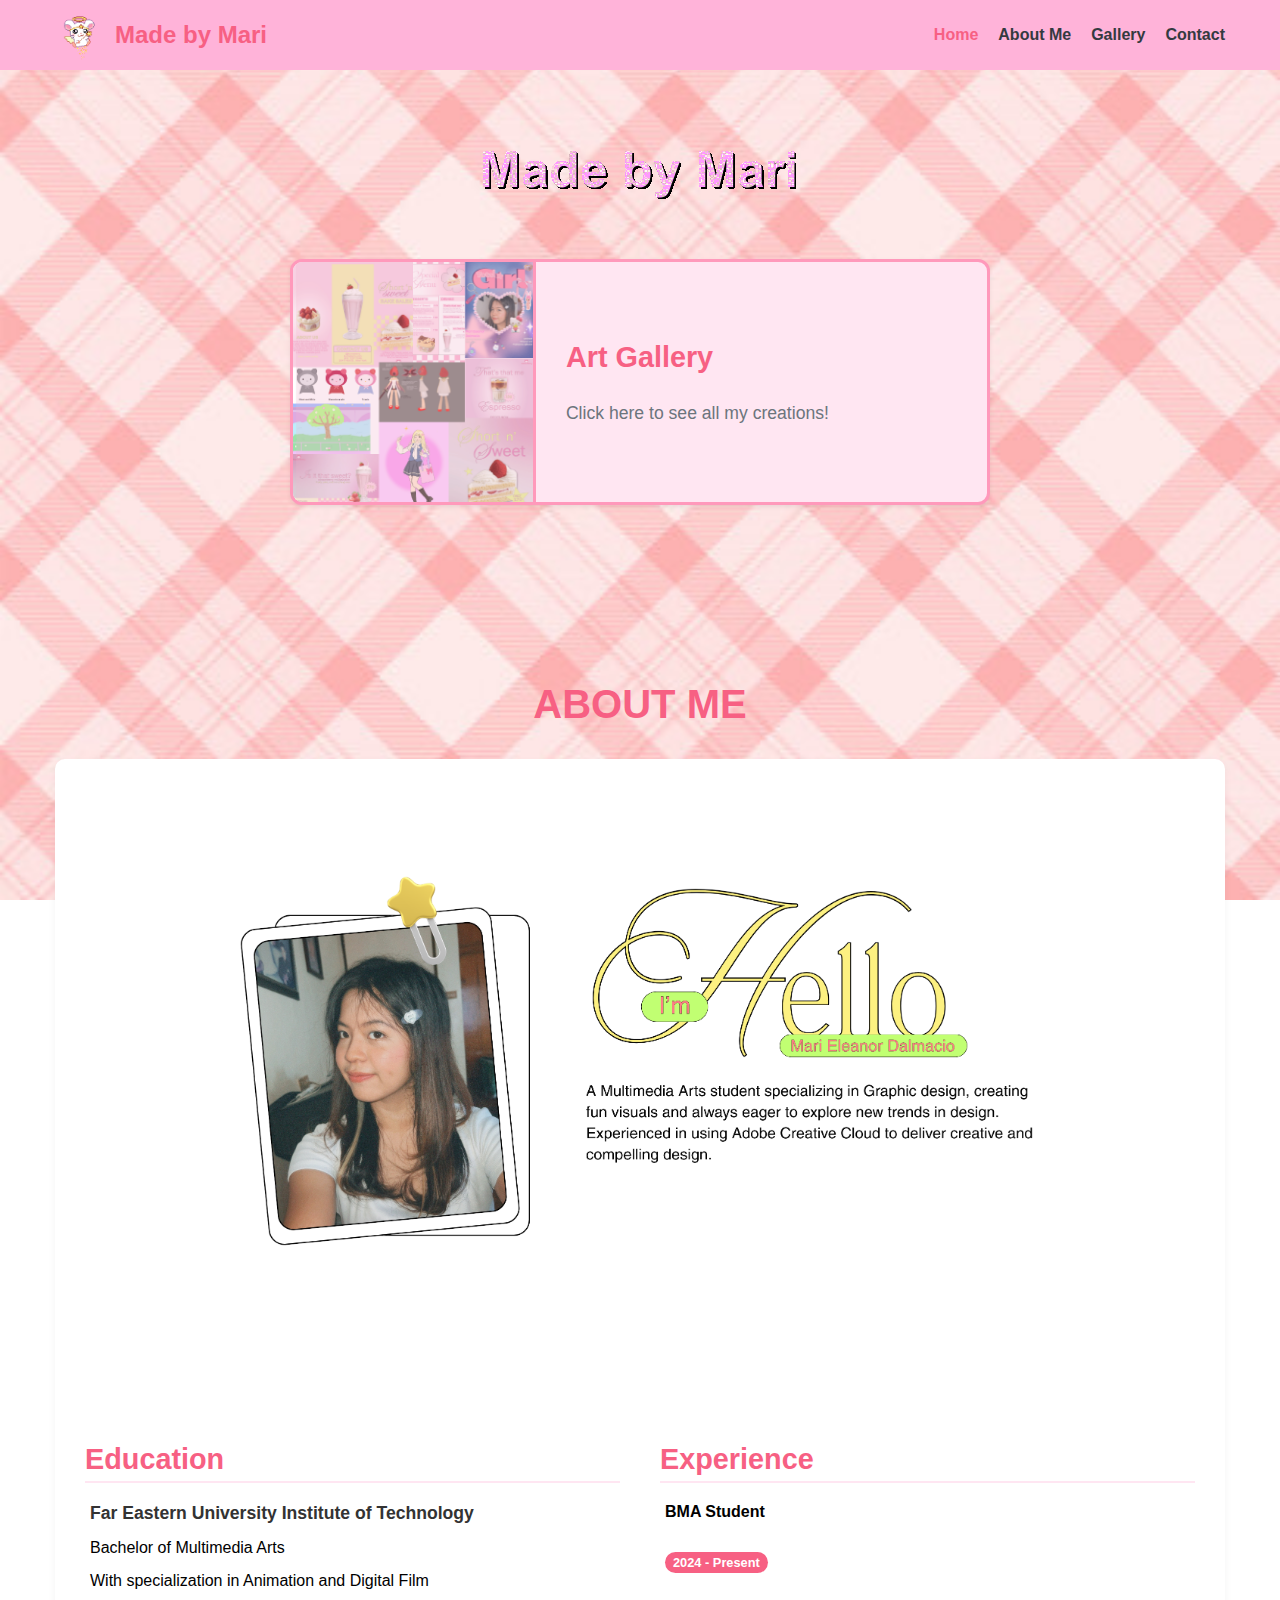
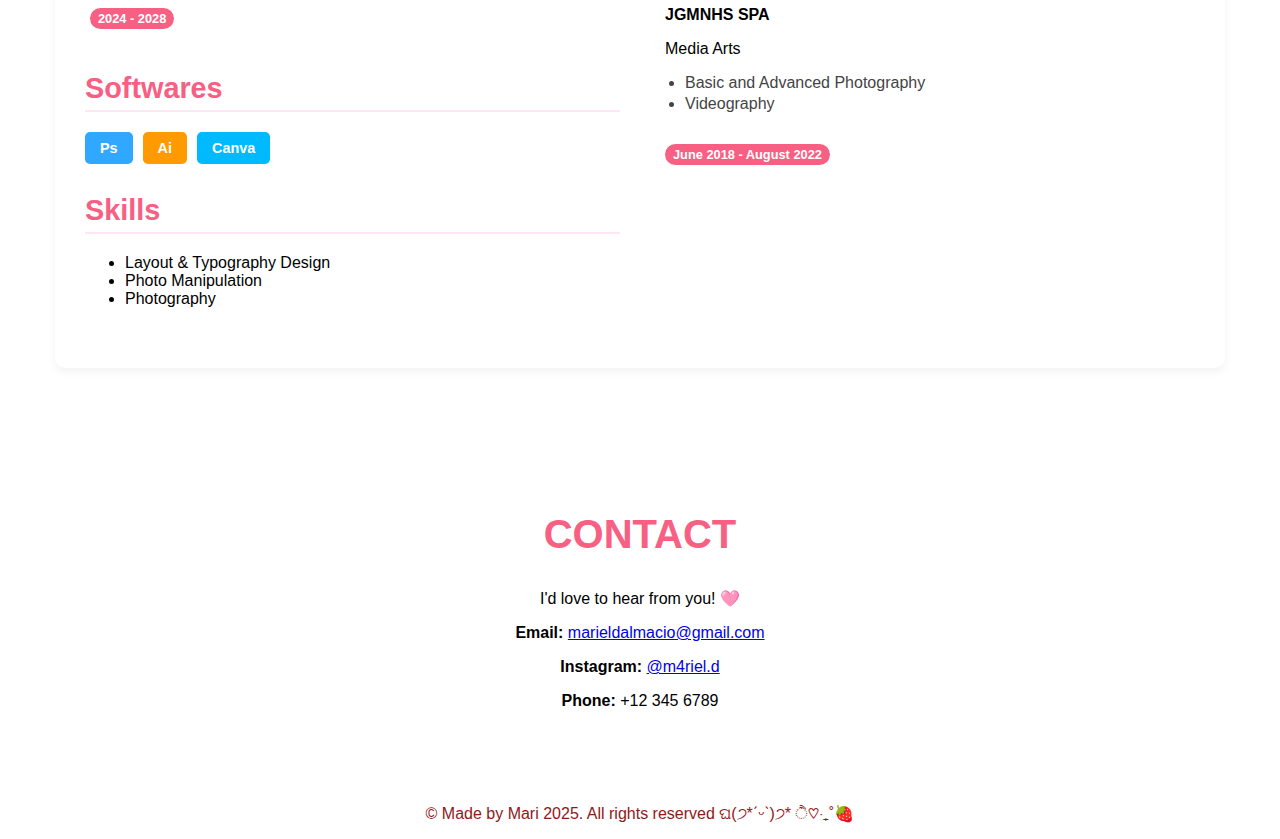
<file: index.html>
<!DOCTYPE html>
<html lang="en">
<head>
    <meta charset="UTF-8">
    <meta name="viewport" content="width=device-width, initial-scale=1.0">
    <title>Made by Mari</title>
    
    <link rel="stylesheet" href="styles.css"> 
</head>
<body>

    <header>
        <nav class="header-nav">
            <div class="nav-container">
                <a class="nav-brand" href="#">
                    <img src="ham.gif" width="50" height="50" alt="brand logo" class="brand-logo">
                    <h1 class="title">Made by Mari</h1>
                </a>
               
                <button class="menu-toggle" aria-controls="navbarNav" aria-expanded="false" aria-label="Toggle navigation">
                    <span class="menu-icon"></span>
                </button>
               
                <div class="nav-links" id="navbarNav">
                    <ul class="nav-list">
                        <li class="nav-item"><a class="nav-link active" aria-current="page" href="index.html">Home</a></li>
                        <li class="nav-item"><a class="nav-link" href="#about-me"> About Me</a></li>
                        <li class="nav-item"><a class="nav-link" href="gallery.html"> Gallery</a></li>
                        <li class="nav-item"><a class="nav-link" href="#contact"> Contact</a></li>
                    </ul>
                </div>
            </div>
        </nav>
    </header>

    <main class="main-content container">
        <h2 class="section-title"><img src="text.gif" class="center"></a></h2>
        
        <a href="gallery.html" class="gallery-preview-link">
            <div class="preview-content shadow-sm">
                <img src="preview image.png" alt="Artwork Preview" class="preview-image">
                <div class="preview-text">
                    <h3>Art Gallery</h3>
                    <p>Click here to see all my creations!</p>
                </div>
            </div>
        </a>
        </main>

    <section id="about-me" class="main-content container gallery-container">
    <h2 class="section-title">ABOUT ME</h2>

    <div class="about-content-wrapper"> 
        
        <div class="about-image-column">
            <img src="mari.png" alt="A picture of Mari" class="profile-image">
        </div>

        <div class="resume-wrapper">
            
            <div class="resume-column">
                <div class="resume-section">
                    <h3 class="section-header">Education</h3>
                    <div class="entry">
                        <p class="school"><strong>Far Eastern University Institute of Technology</strong></p>
                        <p class="program">Bachelor of Multimedia Arts</p>
                        <p class="detail">With specialization in Animation and Digital Film</p>
                        <p class="dates">2024 - 2028</p>
                    </div>
                </div>
                
                <div class="resume-section software-section">
                    <h3 class="section-header">Softwares</h3>
                    <div class="software-tags">
                        <span class="software-tag">Ps</span>
                        <span class="software-tag">Ai</span>
                        <span class="software-tag">Canva</span>
                    </div>
                </div>

                <div class="resume-section">
                    <h3 class="section-header">Skills</h3>
                                            <ul>
                            <li>Layout & Typography Design</li>
                            <li>Photo Manipulation</li>
                            <li>Photography</li>
                        </ul>
                    </div>
            </div>

            <div class="resume-column">
                <div class="resume-section">
                    <h3 class="section-header">Experience</h3>
                    
                    <div class="entry">
                        <p class="organization"><strong>BMA Student</strong></p>
                        <p class="dates">2024 - Present</p>
                    </div>
                    
                    <div class="entry">
                        <p class="organization"><strong>JGMNHS SPA</strong></p>
                        <p class="role">Media Arts</p>
                        <ul>
                            <li>Basic and Advanced Photography</li>
                            <li>Videography</li>
                        </ul>
                        <p class="dates date-range">June 2018 - August 2022</p>
                    </div>

</section>
        
    </section>
 <section id="contact" class="main-content container gallery-container">
    <section id="contact" class="main-content container gallery-container">
        <h2 class="section-title">CONTACT</h2>
        <div class="contact-info" style="text-align: center; padding-bottom: 30px;">
            <p>I'd love to hear from you! 🩷</p>
            <p><strong>Email:</strong> <a href="mailto:marieldalmacio@gmail.com">marieldalmacio@gmail.com</a></p>
            <p><strong>Instagram:</strong> <a href="https://www.instagram.com/m4riel.d" target="_blank">@m4riel.d</a></p>
            <p><strong>Phone:</strong> +12 345 6789</p>
        </div>

    </section>

    <footer class="site-footer">
        <div class="container">
            <p>&copy; Made by Mari 2025. All rights reserved ଘ(੭*ˊᵕˋ)੭* ੈ♡‧₊˚🍓</p>
        </div>
    </footer>
    
    <script>
        // NAVIGATION TOGGLE FUNCTIONALITY (BURGER MENU)
        const menuToggle = document.querySelector('.menu-toggle');
        const navLinks = document.querySelector('.nav-links');

        menuToggle.addEventListener('click', () => {
            navLinks.classList.toggle('show');
        });
    </script>
    
</body>
</html>
</file>
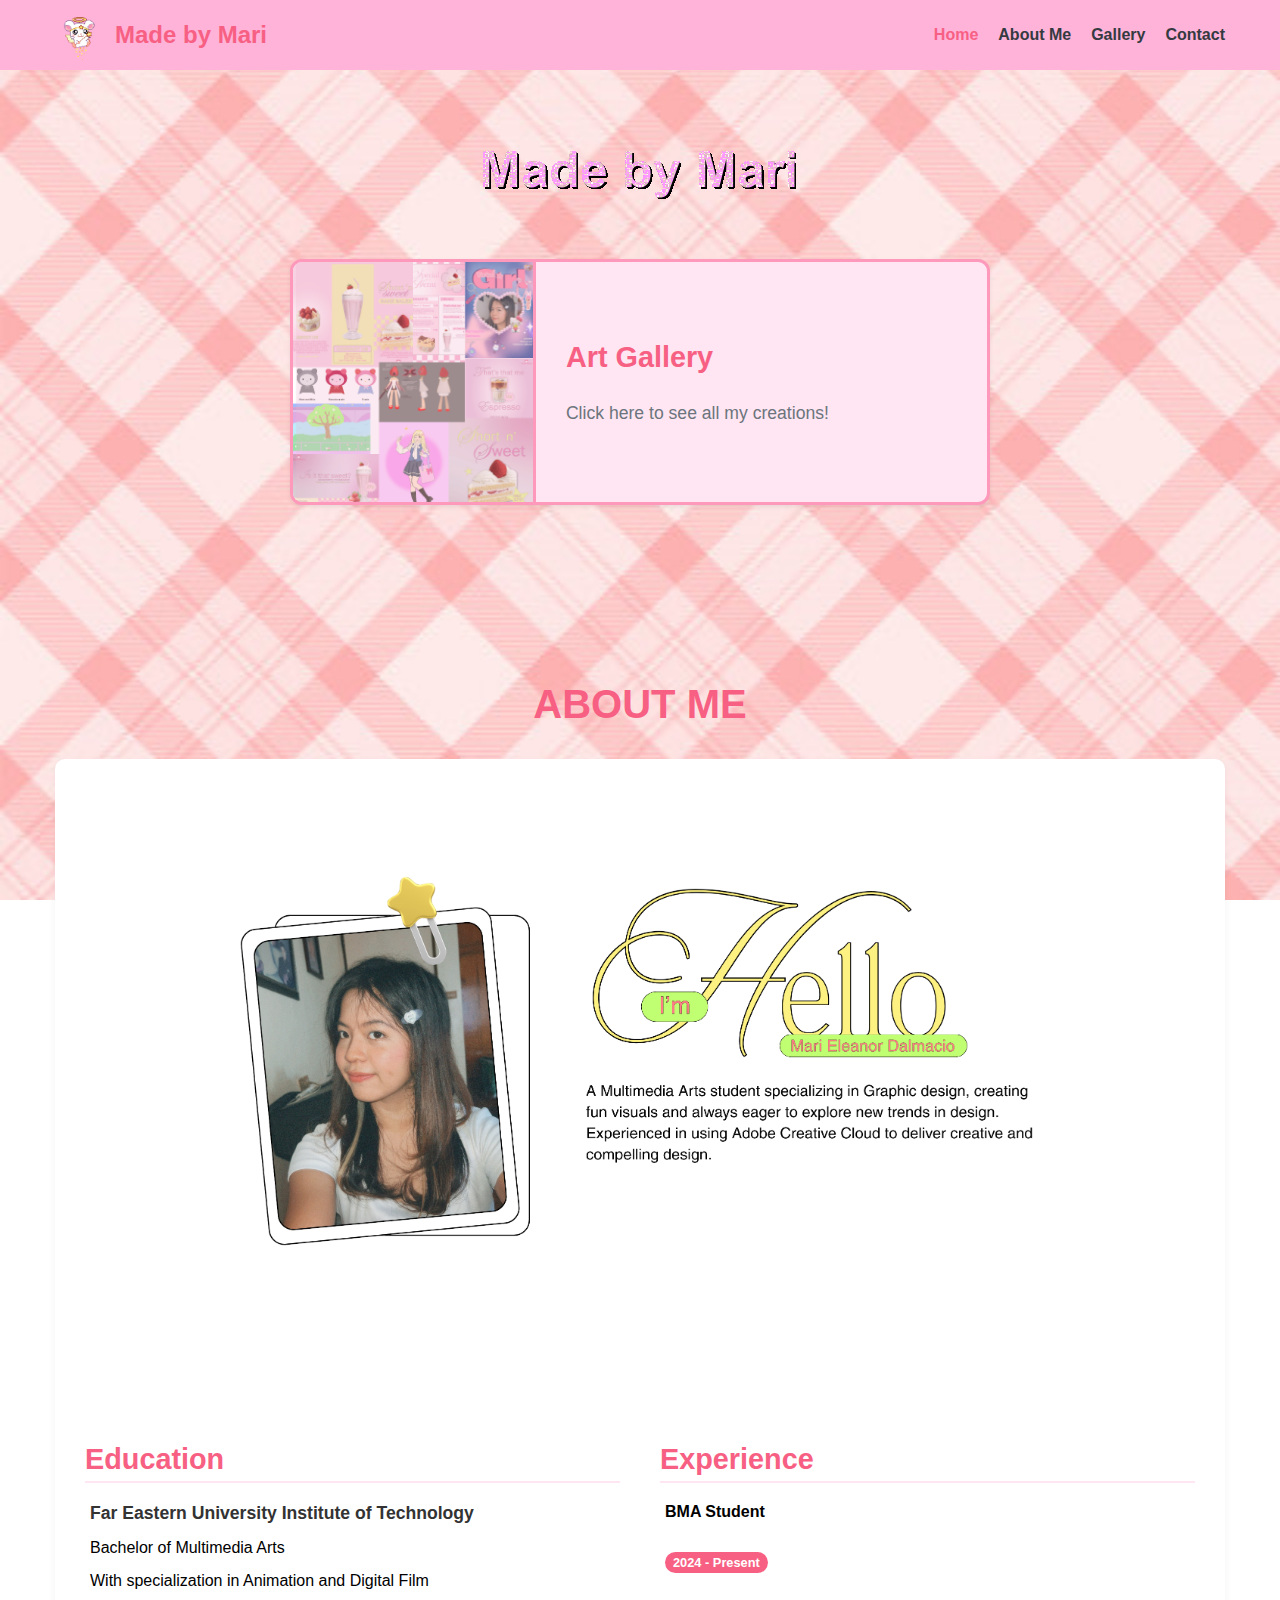
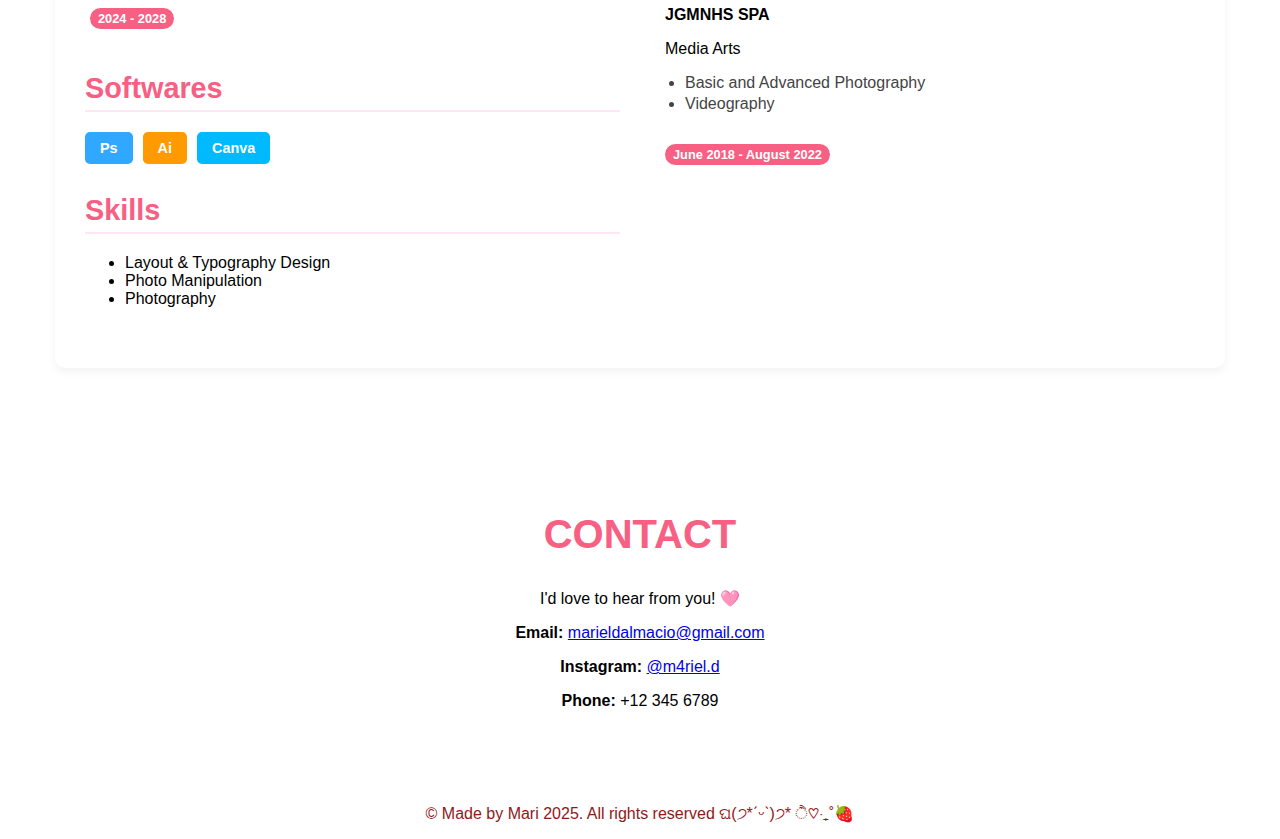
<file: made by mari/Index.html>
<!DOCTYPE html>
<html lang="en">
<head>
    <meta charset="UTF-8">
    <meta name="viewport" content="width=device-width, initial-scale=1.0">
    <title>Made by Mari</title>
    
    <link rel="stylesheet" href="styles.css"> 
</head>
<body>

    <header>
        <nav class="header-nav">
            <div class="nav-container">
                <a class="nav-brand" href="#">
                    <img src="ham.gif" width="50" height="50" alt="brand logo" class="brand-logo">
                    <h1 class="title">Made by Mari</h1>
                </a>
               
                <button class="menu-toggle" aria-controls="navbarNav" aria-expanded="false" aria-label="Toggle navigation">
                    <span class="menu-icon"></span>
                </button>
               
                <div class="nav-links" id="navbarNav">
                    <ul class="nav-list">
                        <li class="nav-item"><a class="nav-link active" aria-current="page" href="index.html">Home</a></li>
                        <li class="nav-item"><a class="nav-link" href="#about-me"> About Me</a></li>
                        <li class="nav-item"><a class="nav-link" href="gallery.html"> Gallery</a></li>
                        <li class="nav-item"><a class="nav-link" href="#contact"> Contact</a></li>
                    </ul>
                </div>
            </div>
        </nav>
    </header>

    <main class="main-content container">
        <h2 class="section-title"><img src="text.gif" class="center"></a></h2>
        
        <a href="gallery.html" class="gallery-preview-link">
            <div class="preview-content shadow-sm">
                <img src="preview image.png" alt="Artwork Preview" class="preview-image">
                <div class="preview-text">
                    <h3>Art Gallery</h3>
                    <p>Click here to see all my creations!</p>
                </div>
            </div>
        </a>
        </main>

    <section id="about-me" class="main-content container gallery-container">
    <h2 class="section-title">ABOUT ME</h2>

    <div class="about-content-wrapper"> 
        
        <div class="about-image-column">
            <img src="mari.png" alt="A picture of Mari" class="profile-image">
        </div>

        <div class="resume-wrapper">
            
            <div class="resume-column">
                <div class="resume-section">
                    <h3 class="section-header">Education</h3>
                    <div class="entry">
                        <p class="school"><strong>Far Eastern University Institute of Technology</strong></p>
                        <p class="program">Bachelor of Multimedia Arts</p>
                        <p class="detail">With specialization in Animation and Digital Film</p>
                        <p class="dates">2024 - 2028</p>
                    </div>
                </div>
                
                <div class="resume-section software-section">
                    <h3 class="section-header">Softwares</h3>
                    <div class="software-tags">
                        <span class="software-tag">Ps</span>
                        <span class="software-tag">Ai</span>
                        <span class="software-tag">Canva</span>
                    </div>
                </div>

                <div class="resume-section">
                    <h3 class="section-header">Skills</h3>
                                            <ul>
                            <li>Layout & Typography Design</li>
                            <li>Photo Manipulation</li>
                            <li>Photography</li>
                        </ul>
                    </div>
            </div>

            <div class="resume-column">
                <div class="resume-section">
                    <h3 class="section-header">Experience</h3>
                    
                    <div class="entry">
                        <p class="organization"><strong>BMA Student</strong></p>
                        <p class="dates">2024 - Present</p>
                    </div>
                    
                    <div class="entry">
                        <p class="organization"><strong>JGMNHS SPA</strong></p>
                        <p class="role">Media Arts</p>
                        <ul>
                            <li>Basic and Advanced Photography</li>
                            <li>Videography</li>
                        </ul>
                        <p class="dates date-range">June 2018 - August 2022</p>
                    </div>

</section>
        
    </section>
 <section id="contact" class="main-content container gallery-container">
    <section id="contact" class="main-content container gallery-container">
        <h2 class="section-title">CONTACT</h2>
        <div class="contact-info" style="text-align: center; padding-bottom: 30px;">
            <p>I'd love to hear from you! 🩷</p>
            <p><strong>Email:</strong> <a href="mailto:marieldalmacio@gmail.com">marieldalmacio@gmail.com</a></p>
            <p><strong>Instagram:</strong> <a href="https://www.instagram.com/m4riel.d" target="_blank">@m4riel.d</a></p>
            <p><strong>Phone:</strong> +12 345 6789</p>
        </div>

    </section>

    <footer class="site-footer">
        <div class="container">
            <p>&copy; Made by Mari 2025. All rights reserved ଘ(੭*ˊᵕˋ)੭* ੈ♡‧₊˚🍓</p>
        </div>
    </footer>
    
    <script>
        // NAVIGATION TOGGLE FUNCTIONALITY (BURGER MENU)
        const menuToggle = document.querySelector('.menu-toggle');
        const navLinks = document.querySelector('.nav-links');

        menuToggle.addEventListener('click', () => {
            navLinks.classList.toggle('show');
        });
    </script>
    
</body>
</html>
</file>
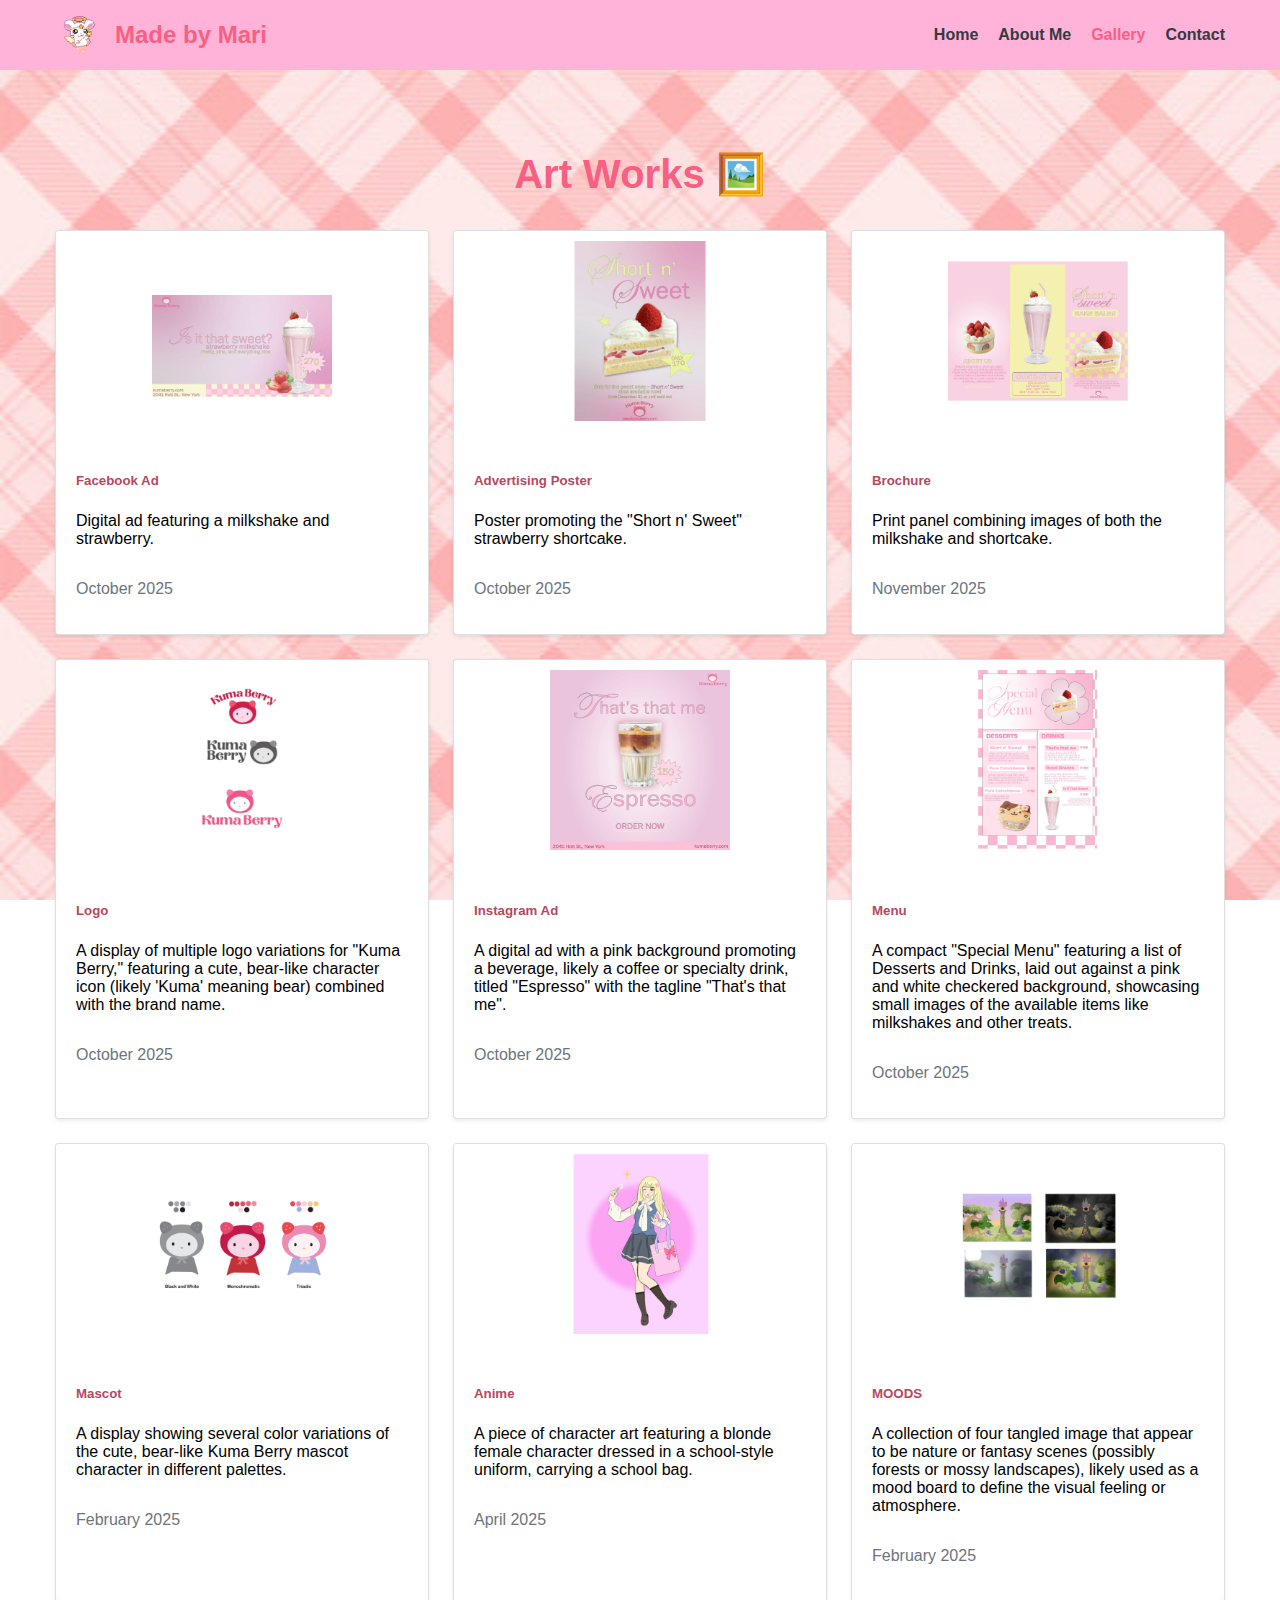
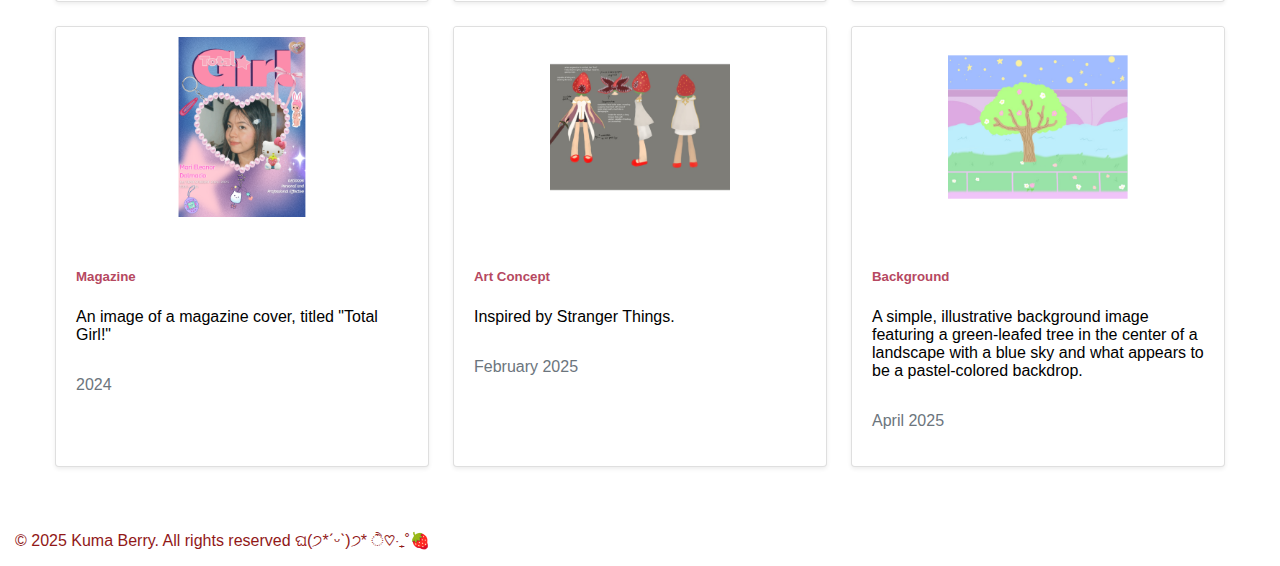
<file: gallery.html>
<!DOCTYPE html>
<html lang="en">
<head>
    <meta charset="UTF-8">
    <meta name="viewport" content="width=device-width, initial-scale=1.0">
    <title>Gallery | Made by Mari</title>
    
    <link rel="stylesheet" href="styles.css"> 
</head>
<body>

    <header>
        <nav class="header-nav">
            <div class="nav-container">
                <a class="nav-brand" href="index.html">
                    <img src="ham.gif" width="50" height="50" alt="brand logo" class="brand-logo">
                    <h1 class="title">Made by Mari</h1>
                </a>
               
                <button class="menu-toggle" aria-controls="navbarNav" aria-expanded="false" aria-label="Toggle navigation">
                    <span class="menu-icon"></span>
                </button>
               
                <div class="nav-links" id="navbarNav">
                    <ul class="nav-list">
                        <li class="nav-item"><a class="nav-link" href="index.html">Home</a></li>
                        <li class="nav-item"><a class="nav-link" href="#about-me"> About Me</a></li>
                        <li class="nav-item"><a class="nav-link active" href="gallery.html"> Gallery</a></li>
                        <li class="nav-item"><a class="nav-link" href="#"> Contact</a></li>
                    </ul>
                </div>
            </div>
        </nav>
    </header>

    <main class="main-content container">
        
        <h2 class="section-title"> Art Works 🖼️</h2>
        
        <div class="item-grid">
            
            <div class="grid-col">
                <div class="card shadow-sm">
                    <img src="pubmat1.png" class="card-img-top" alt="FB Ad">
                    <div class="card-body">
                        <h5 class="card-title">Facebook Ad</h5>
                        <p class="card-text">Digital ad featuring a milkshake and strawberry.</p>
                        <p class="card-text text-muted">October 2025 </p>
                    </div>
                </div>
            </div>
            
            <div class="grid-col">
                <div class="card shadow-sm">
                    <img src="pubmat2.png" class="card-img-top" alt="Poster">
                    <div class="card-body">
                        <h5 class="card-title">Advertising Poster</h5>
                        <p class="card-text">Poster promoting the "Short n' Sweet" strawberry shortcake.</p>
                        <p class="card-text text-muted">October 2025 </p>
                    </div>
                </div>
            </div>
            
            <div class="grid-col">
                <div class="card shadow-sm">
                    <img src="brochure.png" class="card-img-top" alt="Brochure">
                    <div class="card-body">
                        <h5 class="card-title">Brochure</h5>
                        <p class="card-text">Print panel combining images of both the milkshake and shortcake.</p>
                        <p class="card-text text-muted">November 2025 </p>
                    </div>
                </div>
            </div>
            <div class="grid-col">
                <div class="card shadow-sm">
                    <img src="logo.png" class="card-img-top" alt="Logo">
                    <div class="card-body">
                        <h5 class="card-title">Logo</h5>
                        <p class="card-text">A display of multiple logo variations for "Kuma Berry," featuring a cute, bear-like character icon (likely 'Kuma' meaning bear) combined with the brand name.</p>
                        <p class="card-text text-muted">October 2025 </p>
                    </div>
                </div>
            </div>
            <div class="grid-col">
                <div class="card shadow-sm">
                    <img src="EPUBMAT.png" class="card-img-top" alt="IG AD">
                    <div class="card-body">
                        <h5 class="card-title">Instagram Ad</h5>
                        <p class="card-text">A digital ad with a pink background promoting a beverage, likely a coffee or specialty drink, titled "Espresso" with the tagline "That's that me".</p>
                        <p class="card-text text-muted">October 2025 </p>
                    </div>
                </div>
            </div>
            <div class="grid-col">
                <div class="card shadow-sm">
                    <img src="menu.png" class="card-img-top" alt="Menu">
                    <div class="card-body">
                        <h5 class="card-title">Menu</h5>
                        <p class="card-text">A compact "Special Menu" featuring a list of Desserts and Drinks, laid out against a pink and white checkered background, showcasing small images of the available items like milkshakes and other treats.</p>
                        <p class="card-text text-muted">October 2025 </p>
                    </div>
                </div>
            </div>

<div class="grid-col">
                <div class="card shadow-sm">
                    <img src="strawberry mascot.png" class="card-img-top" alt="Mascot">
                    <div class="card-body">
                        <h5 class="card-title">Mascot</h5>
                        <p class="card-text">A display showing several color variations of the cute, bear-like Kuma Berry mascot character in different palettes.</p>
                        <p class="card-text text-muted">February 2025 </p>
                    </div>
                </div>
            </div>

<div class="grid-col">
                <div class="card shadow-sm">
                    <img src="anime.png" class="card-img-top" alt="Anime">
                    <div class="card-body">
                        <h5 class="card-title">Anime</h5>
                        <p class="card-text">A piece of character art featuring a blonde female character dressed in a school-style uniform, carrying a school bag.</p>
                        <p class="card-text text-muted">April 2025 </p>
                    </div>
                </div>
            </div>

<div class="grid-col">
                <div class="card shadow-sm">
                    <img src="tangled.png" class="card-img-top" alt="Art Concept">
                    <div class="card-body">
                        <h5 class="card-title">MOODS</h5>
                        <p class="card-text">A collection of four tangled image that appear to be nature or fantasy scenes (possibly forests or mossy landscapes), likely used as a mood board to define the visual feeling or atmosphere.</p>
                        <p class="card-text text-muted">February 2025 </p>
                    </div>
                </div>
            </div>

<div class="grid-col">
                <div class="card shadow-sm">
                    <img src="magazine.png" class="card-img-top" alt="magazine">
                    <div class="card-body">
                        <h5 class="card-title">Magazine</h5>
                        <p class="card-text">An image of a magazine cover,  titled "Total Girl!"</p>
                        <p class="card-text text-muted"> 2024 </p>
                    </div>
                </div>
            </div>

<div class="grid-col">
                <div class="card shadow-sm">
                    <img src="straberry.png" class="card-img-top" alt="Art Concept">
                    <div class="card-body">
                        <h5 class="card-title">Art Concept</h5>
                        <p class="card-text">Inspired by Stranger Things.</p>
                        <p class="card-text text-muted">February 2025 </p>
                    </div>
                </div>
            </div>

<div class="grid-col">
                <div class="card shadow-sm">
                    <img src="background.png" class="card-img-top" alt="Background">
                    <div class="card-body">
                        <h5 class="card-title">Background</h5>
                        <p class="card-text">A simple, illustrative background image featuring a green-leafed tree in the center of a landscape with a blue sky and what appears to be a pastel-colored backdrop.</p>
                        <p class="card-text text-muted">April 2025 </p>
                    </div>
                </div>
            </div>

        </div> </main> <footer class="site-footer">
        <div class="container">
            <p>&copy; 2025 Kuma Berry. All rights reserved ଘ(੭*ˊᵕˋ)੭* ੈ♡‧₊˚🍓</p>
        </div>
    </footer>
    
    <script>
        // You still need the burger menu JS here:
        const menuToggle = document.querySelector('.menu-toggle');
        const navLinks = document.querySelector('.nav-links');

        menuToggle.addEventListener('click', () => {
            navLinks.classList.toggle('show');
        });
        
    </script>
</body>
</html>
</file>
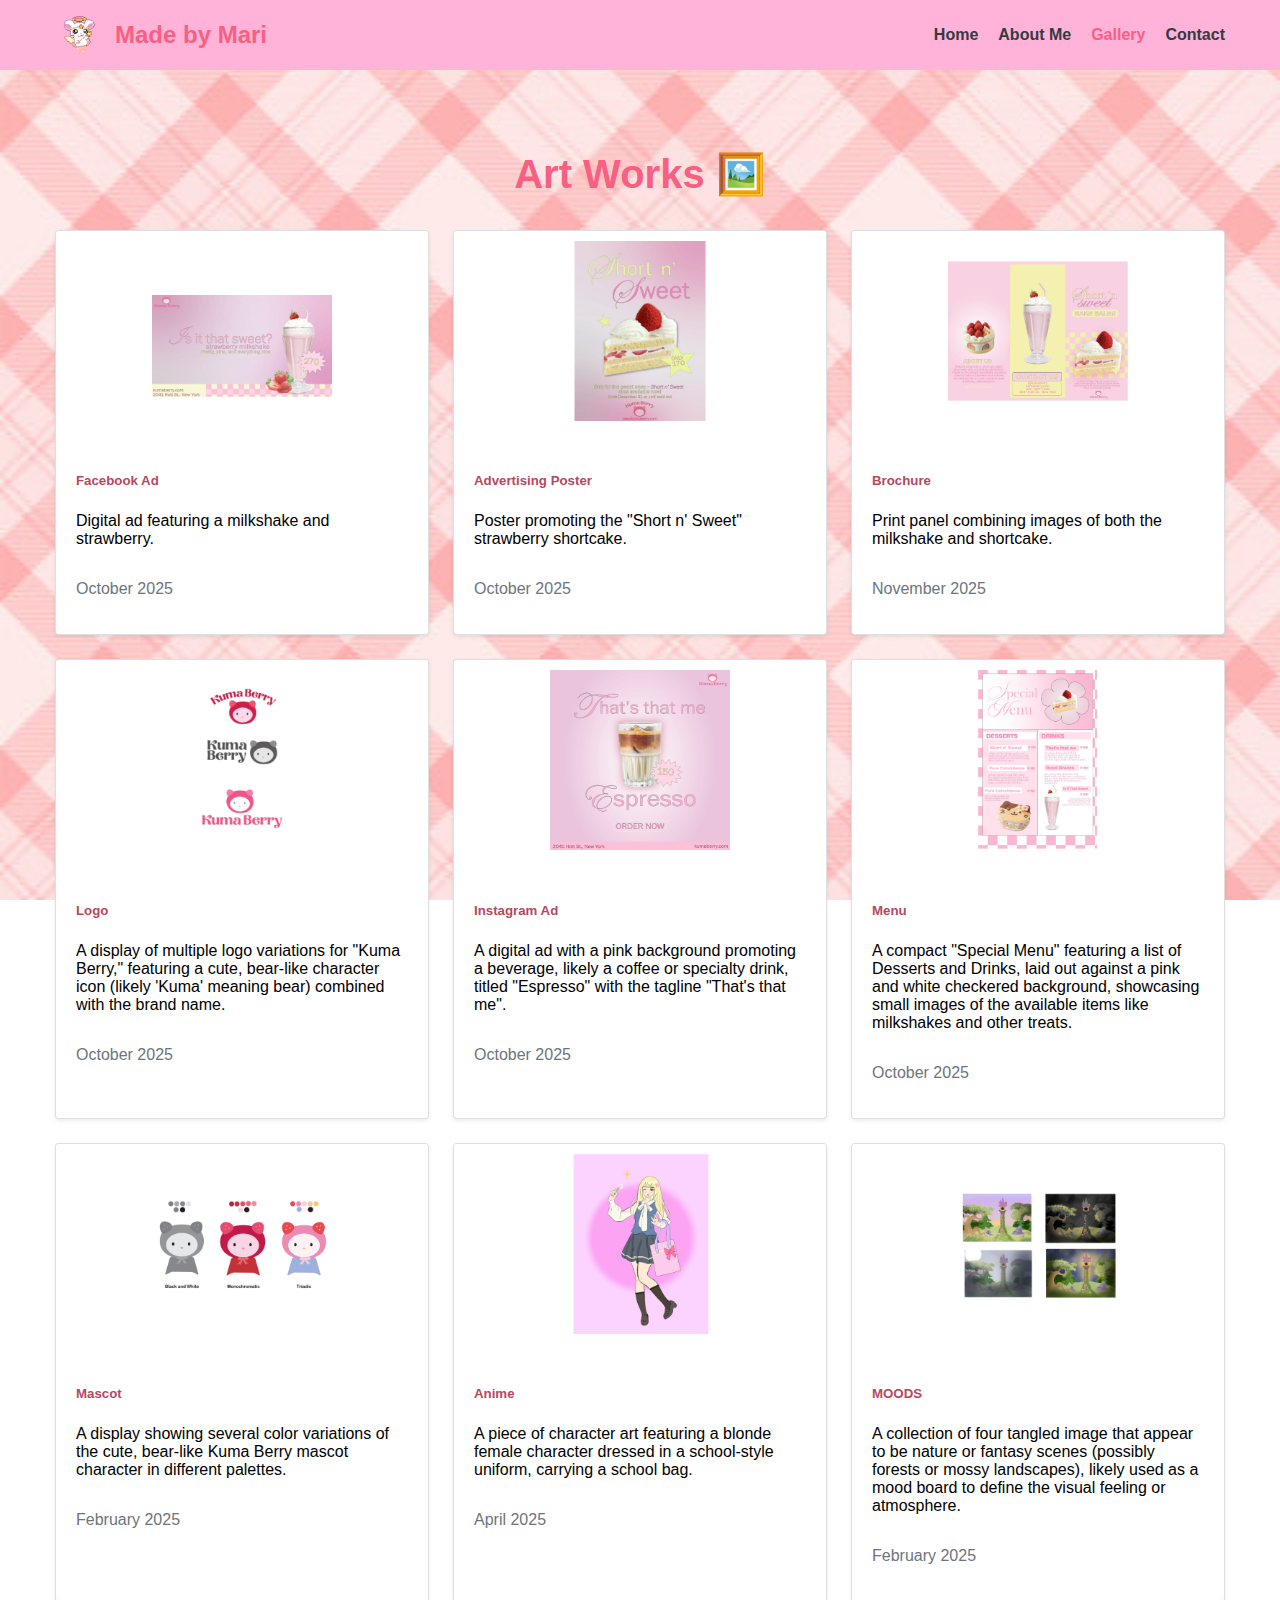
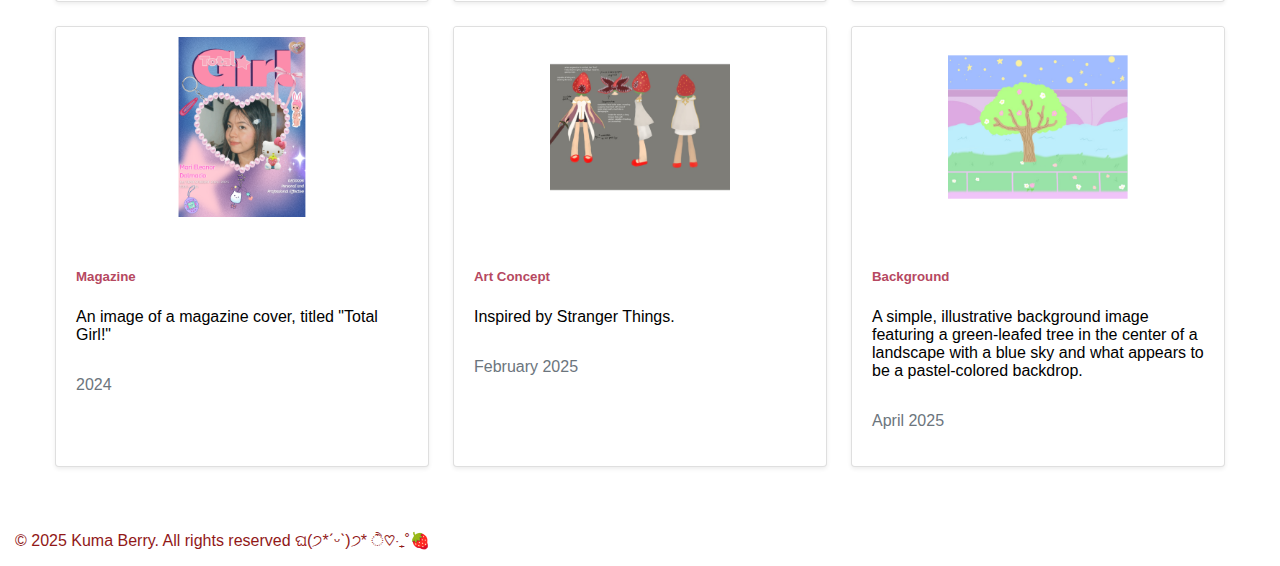
<file: made by mari/gallery.html>
<!DOCTYPE html>
<html lang="en">
<head>
    <meta charset="UTF-8">
    <meta name="viewport" content="width=device-width, initial-scale=1.0">
    <title>Gallery | Made by Mari</title>
    
    <link rel="stylesheet" href="styles.css"> 
</head>
<body>

    <header>
        <nav class="header-nav">
            <div class="nav-container">
                <a class="nav-brand" href="index.html">
                    <img src="ham.gif" width="50" height="50" alt="brand logo" class="brand-logo">
                    <h1 class="title">Made by Mari</h1>
                </a>
               
                <button class="menu-toggle" aria-controls="navbarNav" aria-expanded="false" aria-label="Toggle navigation">
                    <span class="menu-icon"></span>
                </button>
               
                <div class="nav-links" id="navbarNav">
                    <ul class="nav-list">
                        <li class="nav-item"><a class="nav-link" href="index.html">Home</a></li>
                        <li class="nav-item"><a class="nav-link" href="index.html#about-me"> About Me</a></li>
                        <li class="nav-item"><a class="nav-link active" href="gallery.html"> Gallery</a></li>
                        <li class="nav-item"><a class="nav-link" href="index.html#contact"> Contact</a></li>
                    </ul>
                </div>
            </div>
        </nav>
    </header>

    <main class="main-content container">
        
        <h2 class="section-title"> Art Works 🖼️</h2>
        
        <div class="item-grid">
            
            <div class="grid-col">
                <div class="card shadow-sm">
                    <img src="pubmat1.png" class="card-img-top" alt="FB Ad">
                    <div class="card-body">
                        <h5 class="card-title">Facebook Ad</h5>
                        <p class="card-text">Digital ad featuring a milkshake and strawberry.</p>
                        <p class="card-text text-muted">October 2025 </p>
                    </div>
                </div>
            </div>
            
            <div class="grid-col">
                <div class="card shadow-sm">
                    <img src="pubmat2.png" class="card-img-top" alt="Poster">
                    <div class="card-body">
                        <h5 class="card-title">Advertising Poster</h5>
                        <p class="card-text">Poster promoting the "Short n' Sweet" strawberry shortcake.</p>
                        <p class="card-text text-muted">October 2025 </p>
                    </div>
                </div>
            </div>
            
            <div class="grid-col">
                <div class="card shadow-sm">
                    <img src="brochure.png" class="card-img-top" alt="Brochure">
                    <div class="card-body">
                        <h5 class="card-title">Brochure</h5>
                        <p class="card-text">Print panel combining images of both the milkshake and shortcake.</p>
                        <p class="card-text text-muted">November 2025 </p>
                    </div>
                </div>
            </div>
            <div class="grid-col">
                <div class="card shadow-sm">
                    <img src="logo.png" class="card-img-top" alt="Logo">
                    <div class="card-body">
                        <h5 class="card-title">Logo</h5>
                        <p class="card-text">A display of multiple logo variations for "Kuma Berry," featuring a cute, bear-like character icon (likely 'Kuma' meaning bear) combined with the brand name.</p>
                        <p class="card-text text-muted">October 2025 </p>
                    </div>
                </div>
            </div>
            <div class="grid-col">
                <div class="card shadow-sm">
                    <img src="EPUBMAT.png" class="card-img-top" alt="IG AD">
                    <div class="card-body">
                        <h5 class="card-title">Instagram Ad</h5>
                        <p class="card-text">A digital ad with a pink background promoting a beverage, likely a coffee or specialty drink, titled "Espresso" with the tagline "That's that me".</p>
                        <p class="card-text text-muted">October 2025 </p>
                    </div>
                </div>
            </div>
            <div class="grid-col">
                <div class="card shadow-sm">
                    <img src="menu.png" class="card-img-top" alt="Menu">
                    <div class="card-body">
                        <h5 class="card-title">Menu</h5>
                        <p class="card-text">A compact "Special Menu" featuring a list of Desserts and Drinks, laid out against a pink and white checkered background, showcasing small images of the available items like milkshakes and other treats.</p>
                        <p class="card-text text-muted">October 2025 </p>
                    </div>
                </div>
            </div>

<div class="grid-col">
                <div class="card shadow-sm">
                    <img src="strawberry mascot.png" class="card-img-top" alt="Mascot">
                    <div class="card-body">
                        <h5 class="card-title">Mascot</h5>
                        <p class="card-text">A display showing several color variations of the cute, bear-like Kuma Berry mascot character in different palettes.</p>
                        <p class="card-text text-muted">February 2025 </p>
                    </div>
                </div>
            </div>

<div class="grid-col">
                <div class="card shadow-sm">
                    <img src="anime.png" class="card-img-top" alt="Anime">
                    <div class="card-body">
                        <h5 class="card-title">Anime</h5>
                        <p class="card-text">A piece of character art featuring a blonde female character dressed in a school-style uniform, carrying a school bag.</p>
                        <p class="card-text text-muted">April 2025 </p>
                    </div>
                </div>
            </div>

<div class="grid-col">
                <div class="card shadow-sm">
                    <img src="tangled.png" class="card-img-top" alt="Art Concept">
                    <div class="card-body">
                        <h5 class="card-title">MOODS</h5>
                        <p class="card-text">A collection of four tangled image that appear to be nature or fantasy scenes (possibly forests or mossy landscapes), likely used as a mood board to define the visual feeling or atmosphere.</p>
                        <p class="card-text text-muted">February 2025 </p>
                    </div>
                </div>
            </div>

<div class="grid-col">
                <div class="card shadow-sm">
                    <img src="magazine.png" class="card-img-top" alt="magazine">
                    <div class="card-body">
                        <h5 class="card-title">Magazine</h5>
                        <p class="card-text">An image of a magazine cover,  titled "Total Girl!"</p>
                        <p class="card-text text-muted"> 2024 </p>
                    </div>
                </div>
            </div>

<div class="grid-col">
                <div class="card shadow-sm">
                    <img src="straberry.png" class="card-img-top" alt="Art Concept">
                    <div class="card-body">
                        <h5 class="card-title">Art Concept</h5>
                        <p class="card-text">Inspired by Stranger Things.</p>
                        <p class="card-text text-muted">February 2025 </p>
                    </div>
                </div>
            </div>

<div class="grid-col">
                <div class="card shadow-sm">
                    <img src="background.png" class="card-img-top" alt="Background">
                    <div class="card-body">
                        <h5 class="card-title">Background</h5>
                        <p class="card-text">A simple, illustrative background image featuring a green-leafed tree in the center of a landscape with a blue sky and what appears to be a pastel-colored backdrop.</p>
                        <p class="card-text text-muted">April 2025 </p>
                    </div>
                </div>
            </div>

        </div> </main> <footer class="site-footer">
        <div class="container">
            <p>&copy; 2025 Kuma Berry. All rights reserved ଘ(੭*ˊᵕˋ)੭* ੈ♡‧₊˚🍓</p>
        </div>
    </footer>
    
    <script>

        const menuToggle = document.querySelector('.menu-toggle');
        const navLinks = document.querySelector('.nav-links');

        menuToggle.addEventListener('click', () => {
            navLinks.classList.toggle('show');
        });
        
    </script>
</body>
</html>
</file>
<file: styles.css>
/* RESUME SECTION STYLES  */

.about-content-wrapper {
    display: flex;
    flex-wrap: wrap; 
    gap: 30px; 
    background-color: white; 
    padding: 30px;
    border-radius: 10px;
    box-shadow: 0 4px 8px rgba(0, 0, 0, 0.05);
}

.about-image-column {
    flex: 1 1 300px; 
    text-align: center;
}

.resume-wrapper {
    flex: 2 1 500px; 
    display: flex;
    gap: 40px; 
    padding-top: 20px;
}

.resume-column {
    flex: 1;
    min-width: 45%; 
}

.resume-section {
    margin-bottom: 30px;
}

/* Section Headers (Education, Experience, Softwares) */
.section-header {
    font-size: 1.8rem;
    color: rgb(247, 96, 131); 
    font-weight: 700;
    margin-top: 0;
    margin-bottom: 20px;
    border-bottom: 2px solid #ffe6f2; 
    padding-bottom: 5px;
}

/* Individual Entry Styles */
.entry {
    margin-bottom: 20px;
    padding-left: 5px;
}

.entry .school {
    font-size: 1.1rem;
    margin-bottom: 3px;
    color: #333;
}

.entry .program {
    font-style: re;
    color: #000000;
    margin-bottom: 5px;
}

.entry .detail {
    margin-bottom: 3px;
    color: #000000;
}

.entry .dates {
    font-size: 0.9rem;
    color: #888;
    margin-top: 5px;
}

.entry .highlight {
    font-weight: bold;
    color: rgb(182, 72, 97); 
}
/*Date Pill Styling */

.entry .dates {
    display: inline-block; 
    font-size: 0.8rem;
    font-weight: 600;
    color: white;
    padding: 3px 8px; 
    border-radius: 12px; 
    margin-top: 5px;
    background-color: rgb(247, 96, 131) 
}

.entry .date-range {
    background-color: rgb(247, 96, 131); 
}

.resume-column .entry:first-child .dates {
    background-color: rgb(247, 96, 131); 
}
/* List styles for responsibilities */
.entry ul {
    list-style: disc;
    padding-left: 20px;
    margin-top: 5px;
    color: #444;
}
.entry ul li {
    margin-bottom: 3px;
}

/* Software Tags Styling */
.software-tags {
    display: flex;
    flex-wrap: wrap;
    gap: 10px;
    margin-top: 10px;
}

.software-tag {
    background-color: #ff99bb; 
    color: white;
    padding: 8px 15px;
    border-radius: 5px;
    font-weight: bold;
    font-size: 0.9rem;
    transition: background-color 0.2s;
}

.software-tag:nth-child(1) { background-color: #31a8ff;}
.software-tag:nth-child(2) { background-color: #ff9a00;}
.software-tag:nth-child(3) { background-color: #00baff;}

@media (max-width: 991px) {
    .about-content-wrapper {
        flex-direction: column; 
        padding: 15px;
    }
    
    .resume-wrapper {
        flex-direction: column;
        gap: 20px;
    }

    .resume-column {
        min-width: 100%;
    }
}


.profile-image {
    width: 850px; 
    height: 600px;

}

#about-me p {
    margin-top: 15px; 
}

.gallery-preview-link {
    text-decoration: none;
    display: block;
    max-width: 700px; 
    margin: 3rem auto;
    transition: transform 0.3s ease, box-shadow 0.3s ease;
}

.gallery-preview-link:hover {
    transform: translateY(-5px); 
    box-shadow: 0 10px 20px rgba(0, 0, 0, 0.1);
}

.preview-content {
    background-color: #ffe6f2; 
    border: 3px solid #ff99bb;
    border-radius: 12px;
    overflow: hidden; 
    display: flex; 
    align-items: center;
    text-align: left;
}

.preview-image {
    width: 35%; 
    height: 100%;
    object-fit: cover; 
    border-right: 3px solid #ff99bb; 
}

.preview-text {
    width: 65%; 
    padding: 20px 30px;
}

.preview-text h3 {
    margin-top: 0;
    color: rgb(247, 96, 131);
    font-size: 1.8rem;
}

.preview-text p {
    color: #6c757d;
    font-size: 1.1rem;
    margin-bottom: 0;
}
html, body {
    height: 100%; 
    margin: 0;
    padding: 0;
}

body {
    display: flex;
    flex-direction: column; 
    font-family: Arial, Helvetica, sans-serif;
    background-image: url(pink\ plaid.jpg);
    background-size: cover;                  
    background-attachment: fixed;            
    background-repeat: no-repeat;
}

.main-content {
    flex-grow: 1; 
    margin-top: 3rem;
    margin-bottom: 3rem;
}

* {
    box-sizing: border-box;
}

body {
    font-family: Arial, Helvetica, sans-serif;
    background-image: url(pink\ plaid.jpg);
    background-size: cover;                  
    background-attachment: fixed;            
    background-repeat: no-repeat;
    margin: 0;
    padding: 0;
}

.container {
    max-width: 1200px;
    margin-left: auto;
    margin-right: auto;
    padding-left: 15px;
    padding-right: 15px;
}
.brand-title,
.section-title,
.card-title {
    font-weight: 600;
}

/*  Header & Navigation Bar  */

.header-nav {
    background-color: #ffb3d9;
    padding: 10px 0;
}

.nav-container {
    display: flex;
    justify-content: space-between;
    align-items: center;
    max-width: 1200px; 
    margin: 0 auto;
    padding: 0 15px;
    position: relative; 
}

.nav-brand {
    display: flex;
    align-items: center;
    text-decoration: none;
    color: inherit;
}

.brand-logo {
    border-radius: 50%;
    margin-right: 10px;
}

.title {
    font-size: 1.5rem;
    margin: 0;
    color: rgb(247, 96, 131);
    font-weight: 600;
}

/* Desktop Navigation Links */
.nav-list {
    list-style: none;
    padding: 0;
    margin: 0;
    display: flex; 
}

.nav-item {
    margin-left: 20px;
}

.nav-link {
    text-decoration: none;
    color: #343a40;
    padding: 8px 0;
    font-weight: 600;
    display: block;
}

.nav-link:hover {
    color: rgb(181, 41, 74);
}

.nav-link.active {
    font-weight: 700;
    color: rgb(247, 96, 131);
}

/* Mobile Burger Icon Styles  */

.menu-toggle {
    display: none; 
    padding: 0;
    background: none;
    border: none;
    cursor: pointer;
    width: 30px;
    height: 30px;
    position: relative;
    z-index: 10;
}

.menu-icon {
    display: block;
    width: 100%;
    height: 3px;
    background-color: rgb(247, 96, 131);
    position: absolute;
    top: 50%;
    left: 0;
    transform: translateY(-50%);
    transition: all 0.3s ease;
}

.menu-icon::before,
.menu-icon::after {
    content: '';
    display: block;
    width: 100%;
    height: 3px;
    background-color: rgb(247, 96, 131);
    position: absolute;
    left: 0;
    transition: all 0.3s ease;
}

.menu-icon::before {
    top: -10px;
}

.menu-icon::after {
    top: 10px;
}

/*  Mobile View  */

@media (max-width: 991px) {
    
    .menu-toggle {
        display: block; 
    }
    .nav-links {
        display: none; 
        position: absolute;
        top: 100%; 
        right: 0;
        width: 100%;
        max-width: 200px; 
        background-color: #ffb3d9;
        box-shadow: 0 4px 6px rgba(0, 0, 0, 0.1);
        border-bottom-left-radius: 5px;
        z-index: 5;
    }
    
    .nav-links.show {
        display: block;
    }

    .nav-list {
        flex-direction: column; 
        padding: 10px 0;
    }

    .nav-item {
        margin: 0;
        border-bottom: 1px solid #ffb3d9;
    }

    .nav-item:last-child {
        border-bottom: none;
    }

    .nav-link {
        padding: 12px 15px;
        width: 100%;
        display: block;
    }

    .nav-link:hover {
        background-color: #d67696;
        color: white;
    }
}

/*  Main Content Section */

.main-content {
    margin-top: 3rem;
    margin-bottom: 3rem;
}

.section-title {
    text-align: center;
    margin-bottom: 2rem;
    font-size: 2.5rem;
    color: rgb(247, 96, 131);
}

/*  Product Grid Layout  */

.item-grid {
    display: grid;
    grid-template-columns: 1fr; 
    gap: 1.5rem;
}

@media (min-width: 768px) {
    .item-grid {
        grid-template-columns: repeat(2, 1fr);
    }
}

@media (min-width: 992px) {
    .item-grid {
        grid-template-columns: repeat(3, 1fr);
    }
}

/* Card Styles  */

.card {
    background-color: #fff;
    border: 1px solid rgba(0, 0, 0, 0.125);
    border-radius: 0.25rem;
    height: 100%;
    display: flex;
    flex-direction: column;
}

.shadow-sm {
    box-shadow: 0 0.125rem 0.25rem rgba(0, 0, 0, 0.075);
}

.card-img-top {
    height: 200px;
    object-fit: contain;
    background-color: #fff;
    padding: 10px;
    border-top-left-radius: calc(0.25rem - 1px);
    border-top-right-radius: calc(0.25rem - 1px);
}

.card-body {
    padding: 1.25rem;
    flex-grow: 1;
    display: flex;
    flex-direction: column;
}

.card-title {
    color: rgb(182, 72, 97);
    margin-bottom: 0.5rem;
}

.card-text.text-muted {
    color: #6c757d;
    margin-bottom: 1rem;
}

.card-price {
    font-weight: 700;
    font-size: 1.25rem;
    margin-top: auto;
    margin-bottom: 0.5rem;
}

/*  Button Styles */

.btn {
    display: inline-block;
    font-weight: 400;
    text-align: center;
    vertical-align: middle;
    cursor: pointer;
    border: 1px solid transparent;
    padding: 0.375rem 0.75rem;
    font-size: 1rem;
    line-height: 1.5;
    border-radius: 0.25rem;
    transition: color 0.15s ease-in-out, background-color 0.15s ease-in-out, border-color 0.15s ease-in-out, box-shadow 0.15s ease-in-out;
}

.btn-pink {
    background-color: #ff99bb;
    border-color: #ff99bb;
    color: white;
    margin-top: 0.5rem;
    font-weight: 600;
}

.btn-pink:hover {
    background-color: #f75492;
    border-color: #ff66a0;
    color: white;
}

/* --- Footer --- */

.site-footer .container {
    color: var(--color-text-dark, #911818); 
    max-width: 100%;
}
</file>
<file: made by mari/styles.css>
/* RESUME SECTION STYLES  */

.about-content-wrapper {
    display: flex;
    flex-wrap: wrap; 
    gap: 30px; 
    background-color: white; 
    padding: 30px;
    border-radius: 10px;
    box-shadow: 0 4px 8px rgba(0, 0, 0, 0.05);
}

.about-image-column {
    flex: 1 1 300px; 
    text-align: center;
}

.resume-wrapper {
    flex: 2 1 500px; 
    display: flex;
    gap: 40px; 
    padding-top: 20px;
}

.resume-column {
    flex: 1;
    min-width: 45%; 
}

.resume-section {
    margin-bottom: 30px;
}

/* Section Headers (Education, Experience, Softwares) */
.section-header {
    font-size: 1.8rem;
    color: rgb(247, 96, 131); 
    font-weight: 700;
    margin-top: 0;
    margin-bottom: 20px;
    border-bottom: 2px solid #ffe6f2; 
    padding-bottom: 5px;
}

/* Individual Entry Styles */
.entry {
    margin-bottom: 20px;
    padding-left: 5px;
}

.entry .school {
    font-size: 1.1rem;
    margin-bottom: 3px;
    color: #333;
}

.entry .program {
    font-style: re;
    color: #000000;
    margin-bottom: 5px;
}

.entry .detail {
    margin-bottom: 3px;
    color: #000000;
}

.entry .dates {
    font-size: 0.9rem;
    color: #888;
    margin-top: 5px;
}

.entry .highlight {
    font-weight: bold;
    color: rgb(182, 72, 97); 
}
/*Date Pill Styling */

.entry .dates {
    display: inline-block; 
    font-size: 0.8rem;
    font-weight: 600;
    color: white;
    padding: 3px 8px; 
    border-radius: 12px; 
    margin-top: 5px;
    background-color: rgb(247, 96, 131) 
}

.entry .date-range {
    background-color: rgb(247, 96, 131); 
}

.resume-column .entry:first-child .dates {
    background-color: rgb(247, 96, 131); 
}
/* List styles for responsibilities */
.entry ul {
    list-style: disc;
    padding-left: 20px;
    margin-top: 5px;
    color: #444;
}
.entry ul li {
    margin-bottom: 3px;
}

/* Software Tags Styling */
.software-tags {
    display: flex;
    flex-wrap: wrap;
    gap: 10px;
    margin-top: 10px;
}

.software-tag {
    background-color: #ff99bb; 
    color: white;
    padding: 8px 15px;
    border-radius: 5px;
    font-weight: bold;
    font-size: 0.9rem;
    transition: background-color 0.2s;
}

.software-tag:nth-child(1) { background-color: #31a8ff;}
.software-tag:nth-child(2) { background-color: #ff9a00;}
.software-tag:nth-child(3) { background-color: #00baff;}

@media (max-width: 991px) {
    .about-content-wrapper {
        flex-direction: column; 
        padding: 15px;
    }
    
    .resume-wrapper {
        flex-direction: column;
        gap: 20px;
    }

    .resume-column {
        min-width: 100%;
    }
}


.profile-image {
    width: 850px; 
    height: 600px;

}

#about-me p {
    margin-top: 15px; 
}

.gallery-preview-link {
    text-decoration: none;
    display: block;
    max-width: 700px; 
    margin: 3rem auto;
    transition: transform 0.3s ease, box-shadow 0.3s ease;
}

.gallery-preview-link:hover {
    transform: translateY(-5px); 
    box-shadow: 0 10px 20px rgba(0, 0, 0, 0.1);
}

.preview-content {
    background-color: #ffe6f2; 
    border: 3px solid #ff99bb;
    border-radius: 12px;
    overflow: hidden; 
    display: flex; 
    align-items: center;
    text-align: left;
}

.preview-image {
    width: 35%; 
    height: 100%;
    object-fit: cover; 
    border-right: 3px solid #ff99bb; 
}

.preview-text {
    width: 65%; 
    padding: 20px 30px;
}

.preview-text h3 {
    margin-top: 0;
    color: rgb(247, 96, 131);
    font-size: 1.8rem;
}

.preview-text p {
    color: #6c757d;
    font-size: 1.1rem;
    margin-bottom: 0;
}
html, body {
    height: 100%; 
    margin: 0;
    padding: 0;
}

body {
    display: flex;
    flex-direction: column; 
    font-family: Arial, Helvetica, sans-serif;
    background-image: url(pink\ plaid.jpg);
    background-size: cover;                  
    background-attachment: fixed;            
    background-repeat: no-repeat;
}

.main-content {
    flex-grow: 1; 
    margin-top: 3rem;
    margin-bottom: 3rem;
}

* {
    box-sizing: border-box;
}

body {
    font-family: Arial, Helvetica, sans-serif;
    background-image: url(pink\ plaid.jpg);
    background-size: cover;                  
    background-attachment: fixed;            
    background-repeat: no-repeat;
    margin: 0;
    padding: 0;
}

.container {
    max-width: 1200px;
    margin-left: auto;
    margin-right: auto;
    padding-left: 15px;
    padding-right: 15px;
}
.brand-title,
.section-title,
.card-title {
    font-weight: 600;
}

/*  Header & Navigation Bar  */

.header-nav {
    background-color: #ffb3d9;
    padding: 10px 0;
}

.nav-container {
    display: flex;
    justify-content: space-between;
    align-items: center;
    max-width: 1200px; 
    margin: 0 auto;
    padding: 0 15px;
    position: relative; 
}

.nav-brand {
    display: flex;
    align-items: center;
    text-decoration: none;
    color: inherit;
}

.brand-logo {
    border-radius: 50%;
    margin-right: 10px;
}

.title {
    font-size: 1.5rem;
    margin: 0;
    color: rgb(247, 96, 131);
    font-weight: 600;
}

/* Desktop Navigation Links */
.nav-list {
    list-style: none;
    padding: 0;
    margin: 0;
    display: flex; 
}

.nav-item {
    margin-left: 20px;
}

.nav-link {
    text-decoration: none;
    color: #343a40;
    padding: 8px 0;
    font-weight: 600;
    display: block;
}

.nav-link:hover {
    color: rgb(181, 41, 74);
}

.nav-link.active {
    font-weight: 700;
    color: rgb(247, 96, 131);
}

/* Mobile Burger Icon Styles  */

.menu-toggle {
    display: none; 
    padding: 0;
    background: none;
    border: none;
    cursor: pointer;
    width: 30px;
    height: 30px;
    position: relative;
    z-index: 10;
}

.menu-icon {
    display: block;
    width: 100%;
    height: 3px;
    background-color: rgb(247, 96, 131);
    position: absolute;
    top: 50%;
    left: 0;
    transform: translateY(-50%);
    transition: all 0.3s ease;
}

.menu-icon::before,
.menu-icon::after {
    content: '';
    display: block;
    width: 100%;
    height: 3px;
    background-color: rgb(247, 96, 131);
    position: absolute;
    left: 0;
    transition: all 0.3s ease;
}

.menu-icon::before {
    top: -10px;
}

.menu-icon::after {
    top: 10px;
}

/*  Mobile View  */

@media (max-width: 991px) {
    
    .menu-toggle {
        display: block; 
    }
    .nav-links {
        display: none; 
        position: absolute;
        top: 100%; 
        right: 0;
        width: 100%;
        max-width: 200px; 
        background-color: #ffb3d9;
        box-shadow: 0 4px 6px rgba(0, 0, 0, 0.1);
        border-bottom-left-radius: 5px;
        z-index: 5;
    }
    
    .nav-links.show {
        display: block;
    }

    .nav-list {
        flex-direction: column; 
        padding: 10px 0;
    }

    .nav-item {
        margin: 0;
        border-bottom: 1px solid #ffb3d9;
    }

    .nav-item:last-child {
        border-bottom: none;
    }

    .nav-link {
        padding: 12px 15px;
        width: 100%;
        display: block;
    }

    .nav-link:hover {
        background-color: #d67696;
        color: white;
    }
}

/*  Main Content Section */

.main-content {
    margin-top: 3rem;
    margin-bottom: 3rem;
}

.section-title {
    text-align: center;
    margin-bottom: 2rem;
    font-size: 2.5rem;
    color: rgb(247, 96, 131);
}

/*  Product Grid Layout  */

.item-grid {
    display: grid;
    grid-template-columns: 1fr; 
    gap: 1.5rem;
}

@media (min-width: 768px) {
    .item-grid {
        grid-template-columns: repeat(2, 1fr);
    }
}

@media (min-width: 992px) {
    .item-grid {
        grid-template-columns: repeat(3, 1fr);
    }
}

/* Card Styles  */

.card {
    background-color: #fff;
    border: 1px solid rgba(0, 0, 0, 0.125);
    border-radius: 0.25rem;
    height: 100%;
    display: flex;
    flex-direction: column;
}

.shadow-sm {
    box-shadow: 0 0.125rem 0.25rem rgba(0, 0, 0, 0.075);
}

.card-img-top {
    height: 200px;
    object-fit: contain;
    background-color: #fff;
    padding: 10px;
    border-top-left-radius: calc(0.25rem - 1px);
    border-top-right-radius: calc(0.25rem - 1px);
}

.card-body {
    padding: 1.25rem;
    flex-grow: 1;
    display: flex;
    flex-direction: column;
}

.card-title {
    color: rgb(182, 72, 97);
    margin-bottom: 0.5rem;
}

.card-text.text-muted {
    color: #6c757d;
    margin-bottom: 1rem;
}

.card-price {
    font-weight: 700;
    font-size: 1.25rem;
    margin-top: auto;
    margin-bottom: 0.5rem;
}

/*  Button Styles */

.btn {
    display: inline-block;
    font-weight: 400;
    text-align: center;
    vertical-align: middle;
    cursor: pointer;
    border: 1px solid transparent;
    padding: 0.375rem 0.75rem;
    font-size: 1rem;
    line-height: 1.5;
    border-radius: 0.25rem;
    transition: color 0.15s ease-in-out, background-color 0.15s ease-in-out, border-color 0.15s ease-in-out, box-shadow 0.15s ease-in-out;
}

.btn-pink {
    background-color: #ff99bb;
    border-color: #ff99bb;
    color: white;
    margin-top: 0.5rem;
    font-weight: 600;
}

.btn-pink:hover {
    background-color: #f75492;
    border-color: #ff66a0;
    color: white;
}

/* --- Footer --- */

.site-footer .container {
    color: var(--color-text-dark, #911818); 
    max-width: 100%;
}
</file>
